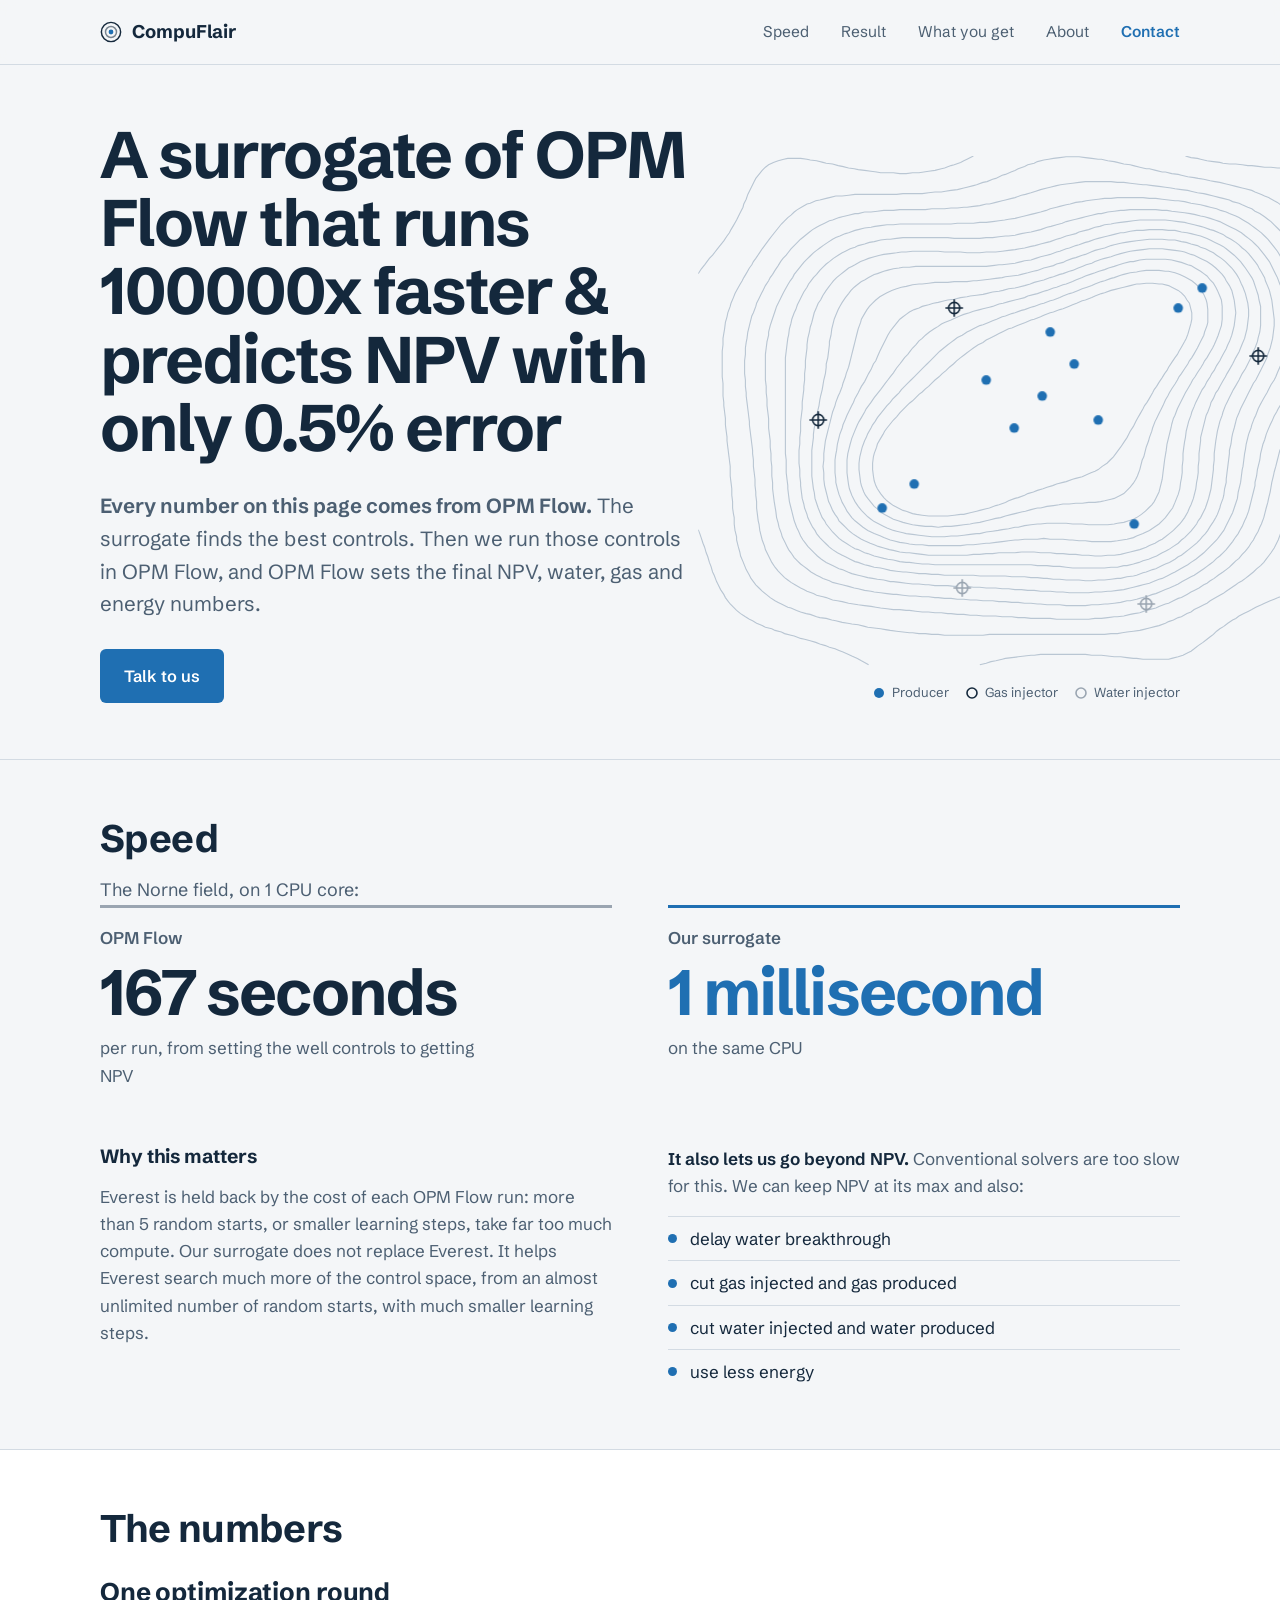
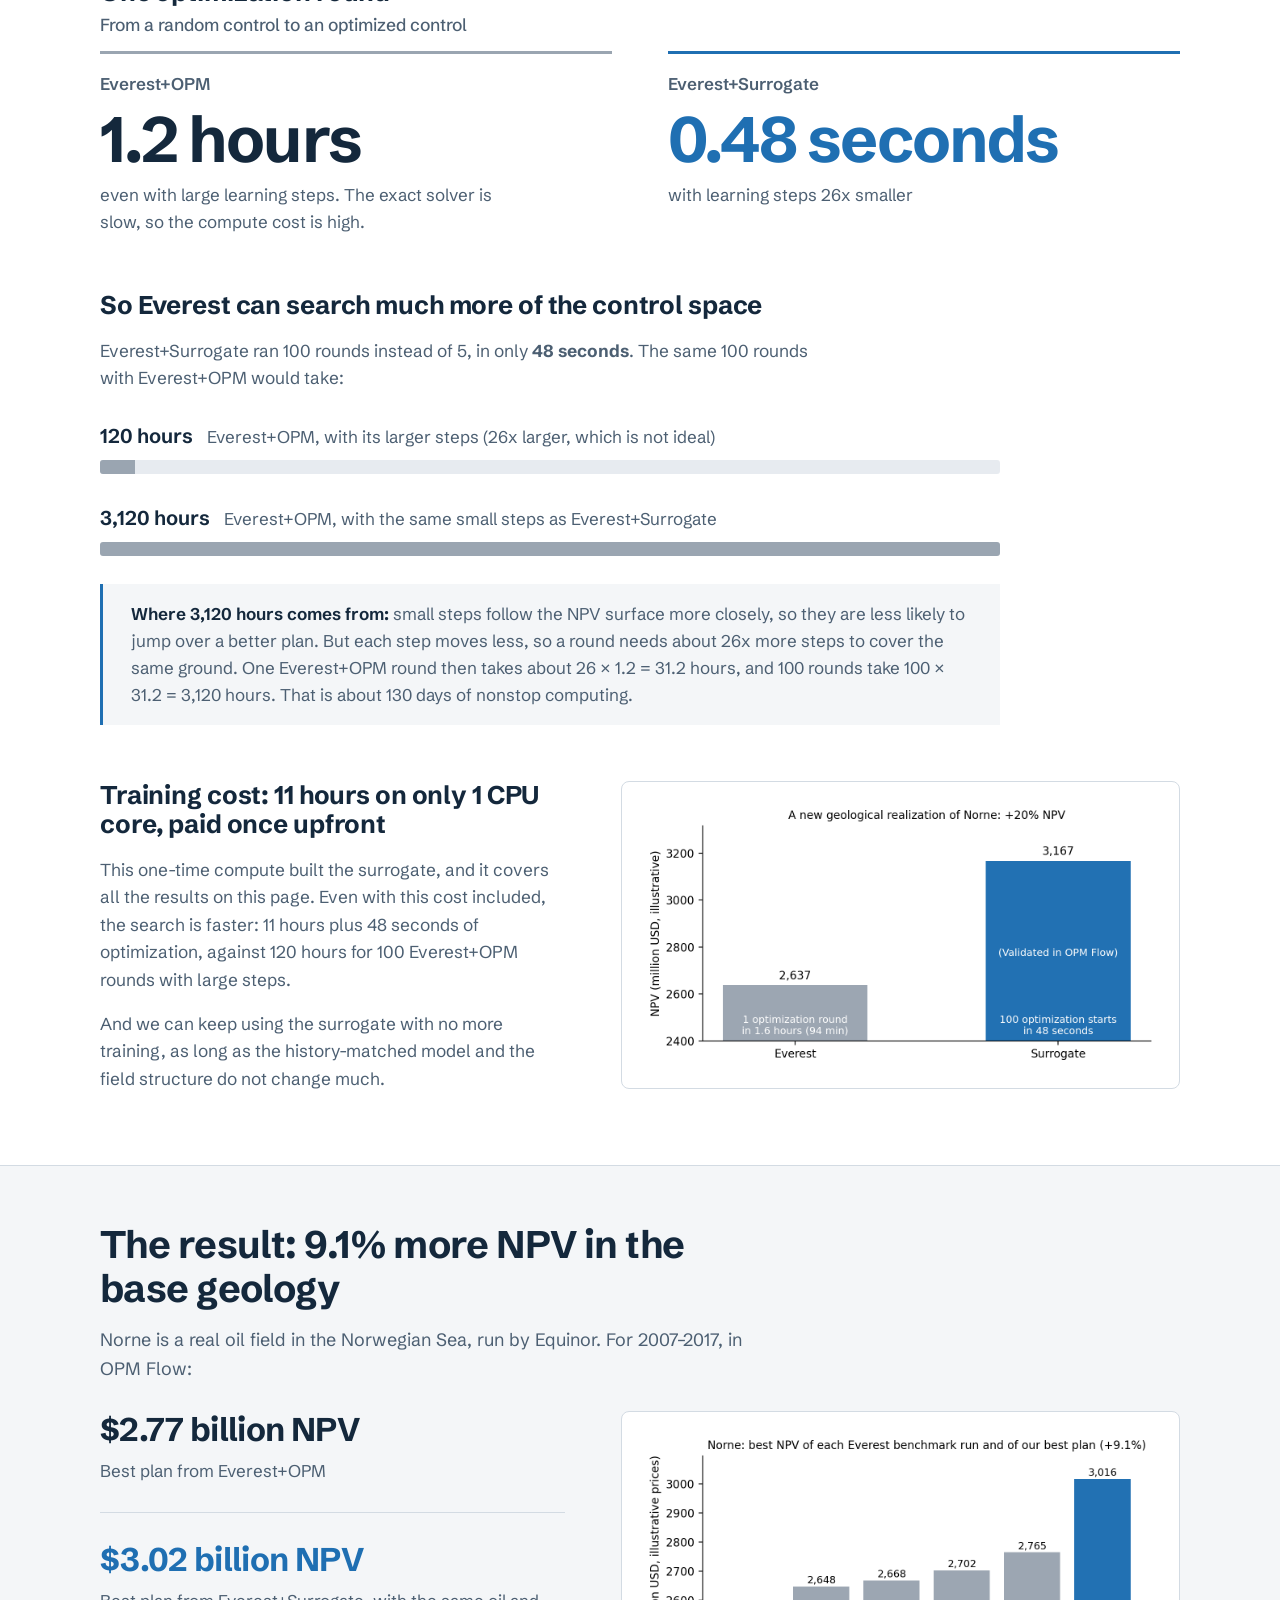
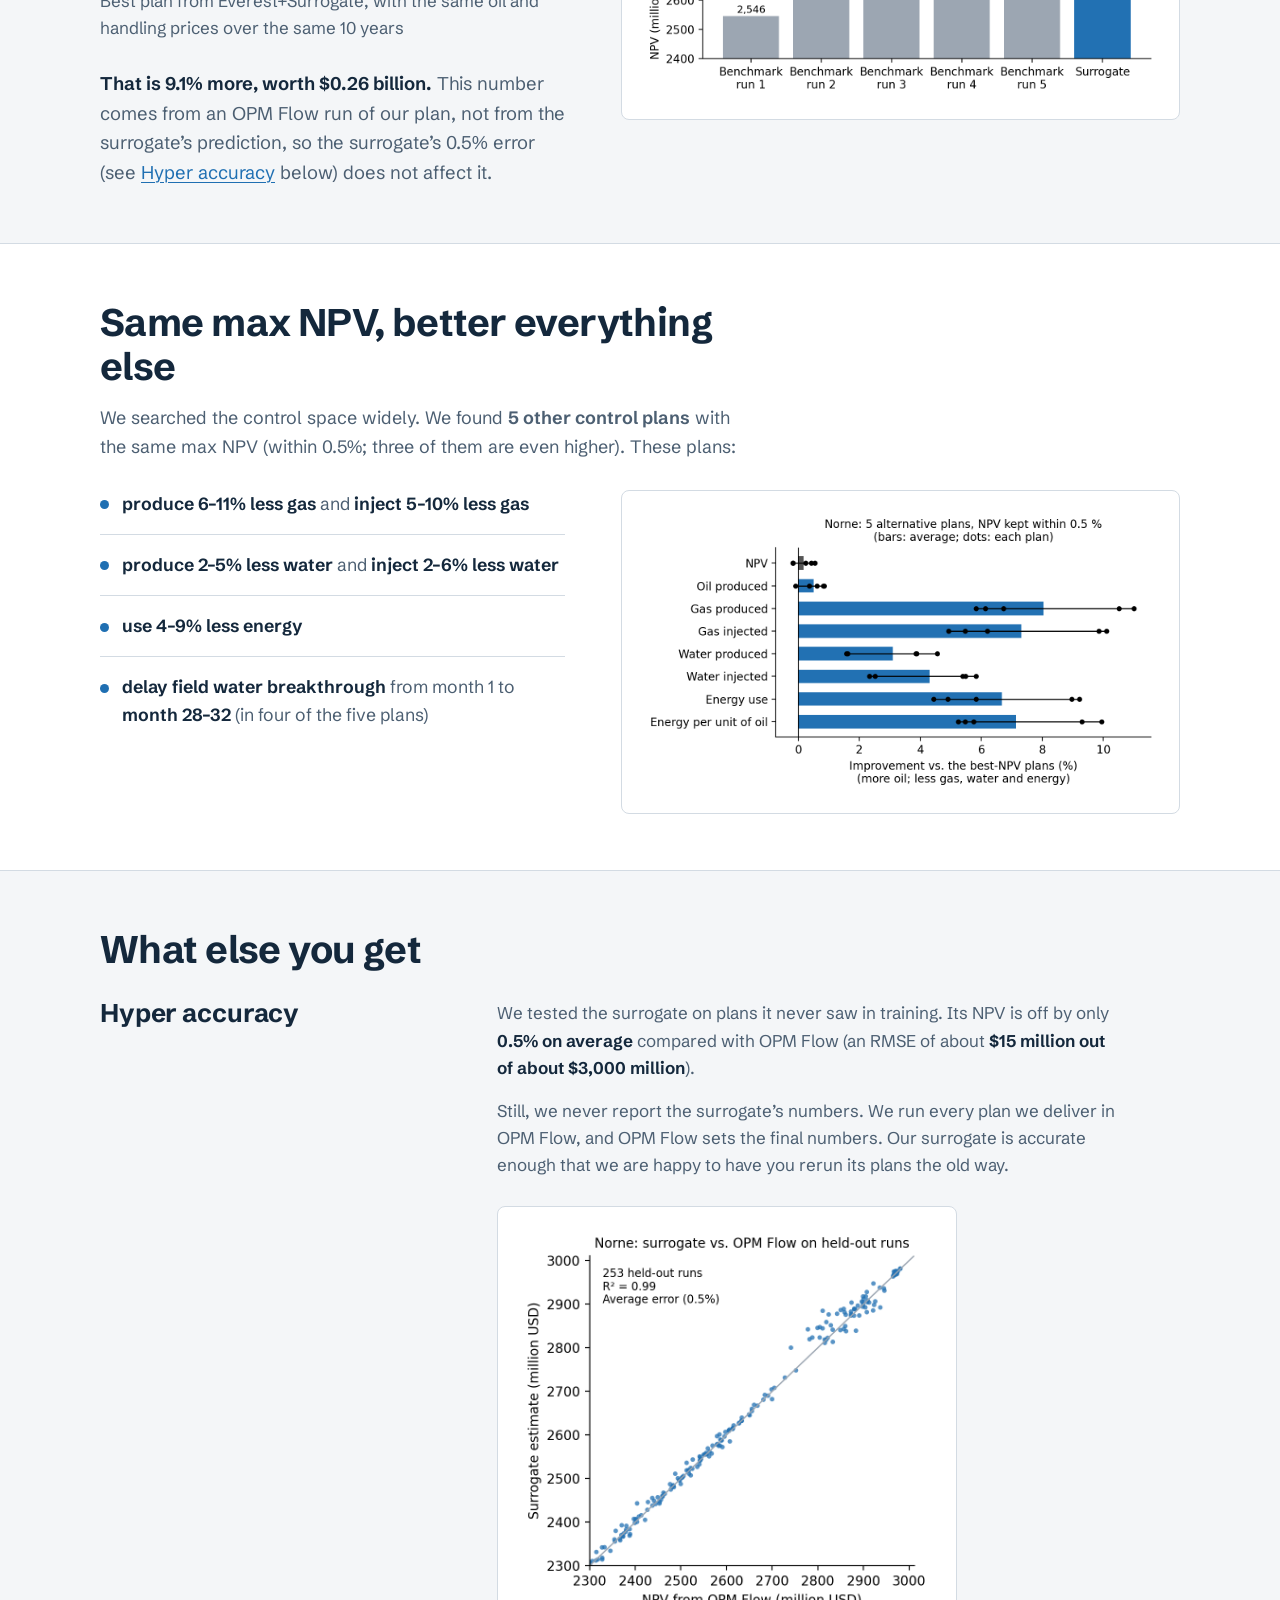
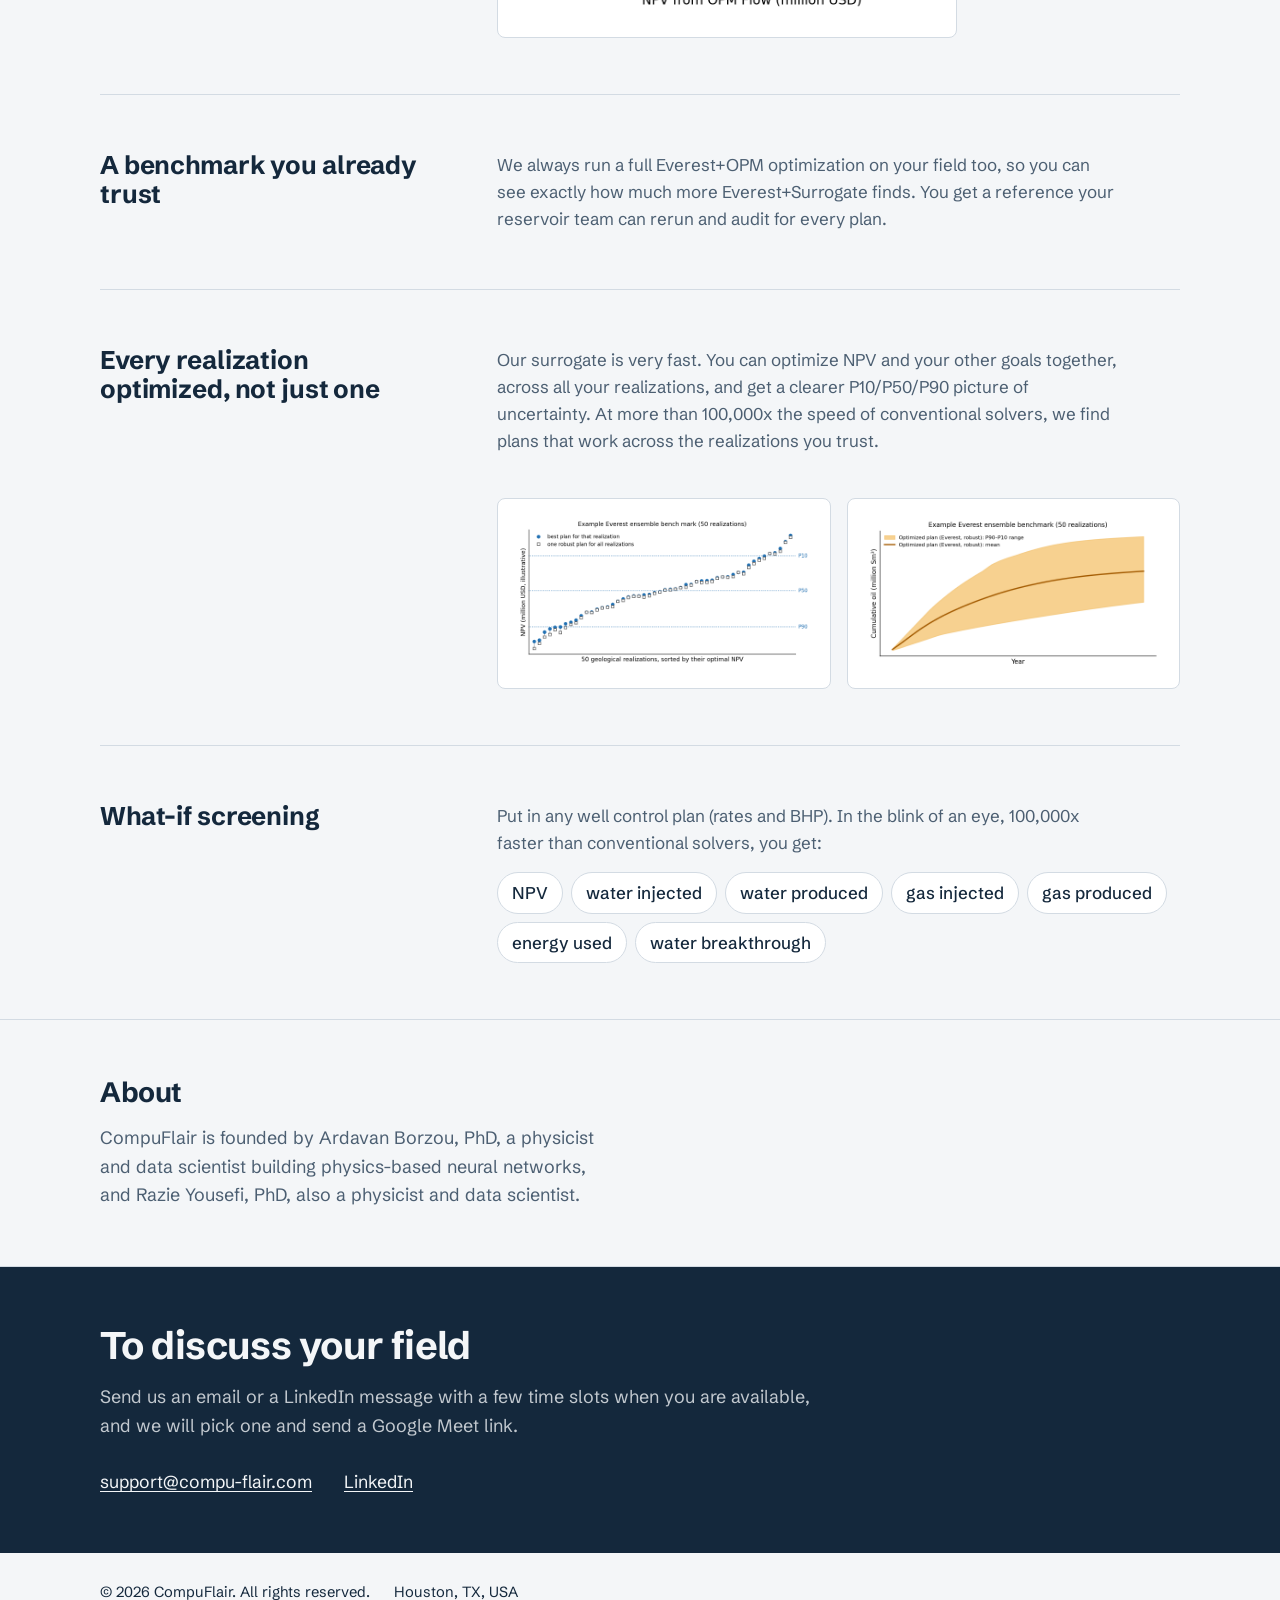
<file: index.html>
<!doctype html>
<html lang="en">
<head>
  <meta charset="utf-8">
  <meta name="viewport" content="width=device-width, initial-scale=1">
  <title>CompuFlair | An accurate surrogate, 100000x faster than OPM Flow</title>
  <meta name="description" content="A hyper-accurate surrogate, 100,000x faster than OPM Flow. Every number on this page comes from OPM Flow.">
  <meta property="og:title" content="CompuFlair | A hyper-accurate surrogate, 100,000x faster than OPM Flow">
  <meta property="og:description" content="The surrogate finds the best controls. OPM Flow sets the final NPV, water, gas and energy numbers.">
  <meta property="og:type" content="website">
  <meta property="og:image" content="assets/figures/npv_comparison.png">
  <link rel="icon" href="assets/favicon.svg" type="image/svg+xml">
  <link rel="preconnect" href="https://fonts.googleapis.com">
  <link rel="preconnect" href="https://fonts.gstatic.com" crossorigin>
  <link href="https://fonts.googleapis.com/css2?family=Schibsted+Grotesk:wght@400;500;600;700&display=swap" rel="stylesheet">
  <link rel="stylesheet" href="assets/css/style.css">
</head>
<body>
  <a class="skip" href="#main">Skip to content</a>

  <header class="site-header">
    <div class="wrap">
      <a class="brand" href="./" aria-label="CompuFlair home">
        <svg viewBox="0 0 24 24" aria-hidden="true"><circle cx="12" cy="12" r="10.5" fill="none" stroke="currentColor" stroke-width="1.6"/><circle cx="12" cy="12" r="6" fill="none" stroke="currentColor" stroke-width="1.6" opacity=".55"/><circle cx="12" cy="12" r="2.6" fill="#1f6fb2"/></svg>
        CompuFlair
      </a>
      <nav class="nav" aria-label="Main">
        <a href="#speed">Speed</a>
        <a href="#result">Result</a>
        <a href="#what-you-get">What you get</a>
        <a href="#about">About</a>
        <a class="nav-cta" href="#contact">Contact</a>
      </nav>
    </div>
  </header>

  <main id="main">
    <section class="hero">
      <div class="wrap">
        <div>
          <h1>A surrogate of OPM Flow that runs 100000x faster & predicts NPV with only 0.5% error</h1>
          <p class="lede"><strong>Every number on this page comes from OPM Flow.</strong> The surrogate finds the best controls. Then we run those controls in OPM Flow, and OPM Flow sets the final NPV, water, gas and energy numbers.</p>
          <div class="actions">
            <a class="button" href="#contact">Talk to us</a>
          </div>
        </div>
        <div class="hero-map" aria-hidden="false">
<svg class="reservoir" viewBox="0 0 800 640" role="img" aria-label="Contour map of a reservoir with 11 producers and 5 injectors">
<g class="contours" fill="none">
<path d="M0,147 L4,141 L8,136 L11,132 L14,128 L18,124 L21,120 L24,116 L28,111 L32,106 L36,100 L39,96 L41,92 L44,87 L48,80 L50,76 L52,72 L56,64 L57,60 L60,54 L62,48 L64,44 L68,36 L70,32 L72,28 L76,23 L80,18 L84,14 L88,11 L94,8 L100,6 L107,4 L112,3 L120,3 L128,3 L136,4 L140,5 L148,6 L156,8 L160,9 L168,10 L175,12 L180,13 L188,15 L195,16 L200,17 L208,18 L216,19 L223,20 L228,21 L236,21 L244,21 L252,22 L260,22 L268,21 L276,21 L282,20 L288,19 L296,18 L304,16 L308,15 L316,12 L320,11 L328,8 L332,6 L336,4 L344,0"/>
<path d="M609,0 L616,2 L624,3 L628,4 L636,6 L644,7 L652,8 L656,9 L664,10 L672,10 L680,11 L687,12 L692,12 L700,13 L708,14 L716,14 L724,15 L732,15 L737,16 L744,17 L752,18 L758,20 L764,22 L768,24 L774,28 L777,32 L780,36 L784,44 L785,48 L787,56 L788,60 L790,68 L791,76 L792,81 L794,88 L795,96"/>
<path d="M796,366 L792,371 L788,376 L786,380 L783,384 L780,391 L778,396 L776,401 L774,408 L772,416 L772,420 L771,428 L770,436 L770,444 L771,452 L771,460 L772,465 L773,472 L774,480 L776,488 L777,492 L778,500 L779,508 L778,516 L776,522 L772,528 L768,532 L764,535 L760,537 L755,540 L748,543 L744,545 L736,548 L732,549 L725,552 L720,554 L715,556 L708,559 L704,561 L697,564 L692,567 L688,569 L682,572 L676,575 L672,578 L668,580 L662,584 L657,588 L652,591 L648,594 L644,598 L640,601 L636,604 L631,608 L625,612 L620,616 L616,619 L612,621 L606,624 L600,626 L592,628 L588,629 L580,629 L572,629 L564,629 L556,629 L548,628 L544,628 L536,627 L528,626 L520,626 L512,625 L504,624 L497,624 L492,624 L484,623 L476,623 L468,623 L460,623 L452,623 L444,623 L436,623 L428,623 L420,624 L416,624 L408,625 L400,626 L392,627 L384,628 L380,629 L372,631 L366,632 L360,634 L352,636"/>
<path d="M213,636 L208,633 L204,631 L199,628 L192,625 L188,623 L181,620 L176,618 L171,616 L164,614 L159,612 L152,610 L147,608 L140,606 L133,604 L128,603 L120,600 L116,599 L108,597 L104,595 L96,593 L92,591 L84,589 L80,587 L73,584 L68,581 L64,579 L59,576 L53,572 L48,568 L44,564 L40,560 L37,556 L34,552 L32,548 L28,542 L25,536 L23,532 L20,524 L18,520 L16,513 L14,508 L12,501 L10,496 L8,489 L6,484 L4,478 L2,472 L0,467"/>
<path d="M796,311 L792,316 L789,320 L786,324 L782,328 L779,332 L776,336 L772,341 L768,346 L764,352 L761,356 L759,360 L756,366 L753,372 L751,376 L748,384 L747,388 L744,396 L743,400 L742,408 L740,415 L739,420 L738,428 L736,436 L736,440 L734,448 L732,456 L731,460 L729,468 L728,472 L725,480 L723,484 L720,490 L716,496 L713,500 L710,504 L707,508 L703,512 L698,516 L694,520 L689,524 L684,528 L680,531 L676,533 L672,536 L666,540 L660,544 L656,547 L652,549 L647,552 L640,556 L636,559 L632,561 L626,564 L620,567 L616,570 L611,572 L604,576 L600,577 L594,580 L588,582 L584,584 L576,587 L572,588 L564,590 L556,592 L552,593 L544,594 L536,595 L530,596 L524,597 L516,597 L508,598 L500,598 L492,598 L484,598 L476,598 L468,598 L460,598 L452,598 L444,598 L436,598 L428,598 L420,598 L412,598 L404,598 L396,598 L388,598 L380,598 L372,598 L364,598 L356,599 L348,599 L340,599 L332,599 L324,599 L316,599 L308,599 L300,598 L292,598 L284,597 L276,597 L268,596 L264,596 L256,595 L248,594 L240,593 L234,592 L228,591 L220,590 L212,589 L208,588 L200,586 L192,585 L187,584 L180,583 L172,581 L167,580 L160,578 L152,577 L148,576 L140,573 L135,572 L128,570 L123,568 L116,565 L112,564 L104,560 L100,558 L96,556 L90,552 L85,548 L80,544 L76,540 L72,536 L69,532 L66,528 L64,524 L60,517 L58,512 L56,507 L53,500 L52,495 L50,488 L48,480 L48,476 L46,468 L45,460 L45,452 L44,447 L43,440 L43,432 L42,424 L42,416 L41,408 L40,400 L40,394 L40,388 L39,380 L38,372 L37,364 L36,356 L36,351 L35,344 L34,336 L34,328 L33,320 L32,312 L32,308 L31,300 L31,292 L31,284 L30,276 L30,268 L30,260 L30,252 L30,244 L31,236 L31,228 L32,222 L33,216 L34,208 L36,201 L37,196 L40,188 L41,184 L44,177 L46,172 L48,168 L52,161 L55,156 L57,152 L60,147 L64,140 L67,136 L69,132 L72,128 L76,122 L80,116 L83,112 L86,108 L89,104 L92,100 L96,95 L100,90 L104,85 L108,81 L112,77 L116,74 L120,70 L124,67 L129,64 L136,60 L140,59 L147,56 L152,55 L160,53 L164,52 L172,50 L180,50 L188,49 L196,48 L204,48 L211,48 L216,48 L224,48 L232,48 L240,48 L248,48 L256,47 L264,47 L272,47 L280,47 L288,46 L296,45 L304,45 L309,44 L316,43 L324,42 L332,40 L336,39 L344,37 L348,36 L356,33 L361,32 L368,29 L372,28 L380,24 L384,23 L391,20 L396,18 L400,16 L408,13 L412,11 L420,9 L424,7 L432,5 L438,4 L444,3 L452,2 L460,1 L468,1 L476,1 L484,2 L492,3 L500,4 L504,4 L512,6 L520,7 L524,8 L532,10 L540,11 L544,12 L552,14 L560,16 L564,16 L572,18 L580,20 L584,20 L592,22 L600,23 L604,24 L612,26 L620,27 L625,28 L632,29 L640,31 L646,32 L652,33 L660,35 L664,36 L672,38 L680,40 L684,41 L692,43 L696,45 L704,48 L708,50 L713,52 L720,56 L724,58 L728,61 L732,64 L737,68 L741,72 L744,76 L748,81 L752,87 L755,92 L758,96 L760,100 L764,108 L766,112 L768,116 L771,124 L773,128 L776,134 L778,140 L780,144 L784,152 L785,156 L788,162 L791,168 L793,172 L796,180"/>
<path d="M520,576 L512,577 L504,578 L496,578 L488,579 L480,579 L472,579 L464,579 L456,579 L448,579 L440,578 L432,578 L424,578 L416,578 L408,577 L400,577 L392,576 L384,576 L380,576 L372,575 L364,575 L356,575 L348,574 L340,574 L332,573 L324,573 L316,572 L312,572 L304,571 L296,571 L288,570 L280,570 L272,569 L264,568 L260,568 L252,567 L244,567 L236,566 L228,565 L222,564 L216,563 L208,562 L200,561 L194,560 L188,559 L180,557 L174,556 L168,555 L160,552 L156,551 L148,549 L144,547 L136,544 L132,542 L128,540 L121,536 L116,533 L112,530 L108,527 L104,523 L100,519 L96,514 L92,508 L90,504 L88,500 L84,492 L83,488 L80,480 L79,476 L77,468 L76,460 L75,456 L74,448 L73,440 L73,432 L72,424 L72,420 L71,412 L71,404 L70,396 L69,388 L69,380 L68,372 L68,368 L67,360 L66,352 L65,344 L64,336 L64,332 L63,324 L62,316 L61,308 L60,300 L60,296 L59,288 L59,280 L58,272 L58,264 L58,256 L59,248 L59,240 L60,233 L61,228 L62,220 L64,212 L65,208 L67,200 L69,196 L72,188 L73,184 L76,178 L79,172 L81,168 L84,162 L88,156 L90,152 L93,148 L96,143 L100,137 L103,132 L106,128 L110,124 L113,120 L116,116 L120,112 L124,108 L128,104 L133,100 L138,96 L143,92 L148,89 L152,87 L158,84 L164,81 L168,80 L176,77 L180,76 L188,74 L196,72 L200,72 L208,70 L216,70 L224,69 L232,68 L239,68 L244,68 L252,67 L260,67 L268,67 L276,67 L284,67 L292,66 L300,66 L308,66 L316,65 L324,65 L332,64 L336,64 L344,63 L352,62 L360,60 L364,60 L372,58 L380,56 L384,55 L392,53 L396,52 L404,49 L409,48 L416,46 L422,44 L428,42 L436,40 L440,39 L448,37 L453,36 L460,35 L468,34 L476,33 L484,32 L490,32 L496,32 L504,32 L508,32 L516,32 L524,33 L532,33 L540,34 L548,35 L556,36 L560,36 L568,37 L576,38 L584,39 L591,40 L596,41 L604,42 L612,43 L616,44 L624,46 L632,47 L636,48 L644,50 L652,52 L656,53 L664,55 L668,57 L676,59 L680,61 L687,64 L692,66 L696,69 L702,72 L708,76 L712,79 L716,82 L720,86 L724,90 L728,94 L732,99 L735,104 L738,108 L741,112 L744,118 L748,124 L750,128 L752,133 L755,140 L757,144 L760,151 L762,156 L764,161 L767,168 L768,172 L771,180 L772,184 L775,192 L776,196 L779,204 L780,209 L782,216 L783,224 L784,231 L784,236 L785,244 L784,252 L784,256 L782,264 L780,271 L778,276 L776,281 L772,288 L770,292 L768,296 L764,302 L760,308 L757,312 L755,316 L752,320 L748,326 L744,332 L742,336 L740,340 L736,347 L734,352 L732,356 L729,364 L727,368 L725,376 L724,380 L722,388 L720,395 L719,400 L717,408 L716,414 L715,420 L713,428 L712,433 L710,440 L708,448 L707,452 L704,460 L702,464 L700,469 L696,476 L694,480 L691,484 L688,489 L684,494 L680,498 L676,503 L672,506 L668,510 L664,514 L660,517 L656,520 L650,524 L645,528 L640,531 L636,534 L632,536 L626,540 L620,543 L616,545 L611,548 L604,552 L600,553 L594,556 L588,559 L584,560 L576,563 L572,565 L564,567 L560,568 L552,571 L545,572 L540,573 L532,575 L524,576 L520,576 Z"/>
<path d="M508,560 L500,561 L492,561 L484,562 L476,562 L468,562 L460,562 L452,561 L444,561 L436,561 L428,560 L424,560 L416,559 L408,559 L400,558 L392,558 L384,557 L376,557 L368,556 L363,556 L356,556 L348,555 L340,555 L332,554 L324,554 L316,553 L308,553 L300,552 L296,552 L288,551 L280,551 L272,550 L264,550 L256,549 L248,548 L244,548 L236,547 L228,546 L220,545 L216,544 L208,543 L200,541 L195,540 L188,538 L180,536 L176,535 L168,533 L164,531 L156,528 L152,526 L148,524 L141,520 L136,516 L132,513 L128,510 L124,506 L120,502 L116,496 L113,492 L111,488 L108,482 L105,476 L104,472 L101,464 L100,459 L98,452 L97,444 L96,438 L95,432 L94,424 L93,416 L93,408 L92,400 L92,395 L92,388 L91,380 L91,372 L90,364 L90,356 L89,348 L88,340 L88,333 L88,328 L87,320 L86,312 L86,304 L85,296 L85,288 L84,280 L84,273 L84,268 L84,260 L84,256 L84,248 L85,240 L86,232 L88,224 L88,220 L90,212 L92,206 L94,200 L96,194 L98,188 L100,184 L104,176 L106,172 L108,168 L112,161 L115,156 L118,152 L120,148 L124,143 L128,138 L132,133 L136,129 L140,125 L144,121 L148,118 L152,115 L156,112 L162,108 L168,104 L172,102 L177,100 L184,97 L188,96 L196,93 L200,92 L208,90 L216,89 L221,88 L228,87 L236,86 L244,86 L252,85 L260,85 L268,85 L276,85 L284,85 L292,85 L300,85 L308,85 L316,85 L324,84 L332,84 L340,84 L344,84 L352,83 L360,83 L368,82 L376,81 L383,80 L388,79 L396,78 L404,76 L408,75 L416,73 L420,72 L428,70 L435,68 L440,66 L448,64 L452,63 L460,61 L465,60 L472,58 L480,57 L485,56 L492,55 L500,54 L508,53 L516,53 L524,52 L528,52 L536,52 L544,52 L548,52 L556,52 L564,53 L572,53 L580,54 L588,55 L596,56 L600,56 L608,57 L616,59 L622,60 L628,61 L636,63 L640,64 L648,66 L653,68 L660,70 L664,72 L672,75 L676,77 L681,80 L688,84 L692,87 L696,90 L700,93 L704,96 L708,100 L712,104 L716,109 L720,114 L724,119 L727,124 L729,128 L732,133 L736,140 L738,144 L740,149 L743,156 L744,160 L747,168 L748,172 L751,180 L752,184 L754,192 L756,200 L756,204 L758,212 L758,220 L759,228 L758,236 L757,244 L756,252 L755,256 L752,264 L751,268 L748,275 L746,280 L743,284 L740,290 L737,296 L734,300 L732,304 L728,311 L725,316 L723,320 L720,325 L717,332 L715,336 L712,343 L710,348 L708,355 L706,360 L704,368 L703,372 L702,380 L700,388 L699,392 L698,400 L696,408 L696,412 L694,420 L692,428 L691,432 L689,440 L688,444 L685,452 L683,456 L680,463 L677,468 L675,472 L672,476 L668,482 L664,487 L660,492 L656,496 L652,500 L648,503 L644,507 L640,510 L636,513 L632,516 L626,520 L620,524 L616,526 L612,528 L605,532 L600,535 L596,537 L589,540 L584,542 L579,544 L572,547 L568,548 L560,551 L555,552 L548,554 L540,556 L536,556 L528,558 L520,559 L512,560 L508,560 Z"/>
<path d="M512,544 L504,545 L496,545 L488,546 L480,546 L472,546 L464,546 L456,545 L448,545 L440,544 L433,544 L428,544 L420,543 L412,543 L404,542 L396,542 L388,541 L380,541 L372,540 L368,540 L360,540 L352,539 L344,539 L336,538 L328,538 L320,538 L312,537 L304,537 L296,537 L288,536 L284,536 L276,535 L268,535 L260,534 L252,533 L244,532 L240,532 L232,530 L224,529 L218,528 L212,527 L204,525 L200,524 L192,522 L187,520 L180,517 L176,516 L168,512 L164,510 L160,508 L154,504 L149,500 L145,496 L141,492 L137,488 L134,484 L131,480 L128,475 L125,468 L123,464 L120,456 L119,452 L117,444 L116,440 L114,432 L113,424 L112,416 L112,412 L111,404 L110,396 L110,388 L110,380 L109,372 L109,364 L109,356 L109,348 L109,340 L109,332 L109,324 L109,316 L109,308 L109,300 L109,292 L109,284 L109,276 L109,268 L109,260 L109,252 L110,244 L111,236 L112,228 L113,224 L114,216 L116,209 L117,204 L120,196 L122,192 L124,186 L127,180 L129,176 L132,170 L136,164 L138,160 L141,156 L144,152 L148,148 L152,143 L156,139 L160,135 L164,132 L169,128 L175,124 L180,121 L184,119 L190,116 L196,114 L200,112 L208,110 L214,108 L220,107 L228,105 L236,104 L240,104 L248,103 L256,102 L264,102 L272,102 L280,102 L288,102 L296,102 L304,102 L312,102 L320,103 L328,103 L336,103 L344,103 L352,103 L360,102 L368,102 L376,101 L384,100 L388,100 L396,99 L404,97 L410,96 L416,95 L424,93 L428,92 L436,89 L441,88 L448,86 L455,84 L460,82 L468,80 L472,79 L480,77 L484,76 L492,74 L500,72 L504,72 L512,70 L520,69 L528,68 L532,68 L540,67 L548,67 L556,67 L564,67 L572,67 L580,68 L586,68 L592,69 L600,70 L608,71 L615,72 L620,73 L628,75 L633,76 L640,78 L646,80 L652,82 L656,84 L664,88 L668,90 L672,92 L679,96 L684,100 L688,103 L692,106 L696,110 L700,114 L704,119 L708,124 L711,128 L714,132 L716,136 L720,144 L722,148 L724,152 L727,160 L729,164 L731,172 L732,176 L734,184 L736,192 L736,196 L737,204 L738,212 L738,220 L737,228 L736,236 L735,240 L733,248 L732,252 L729,260 L727,264 L724,271 L722,276 L720,280 L716,286 L713,292 L711,296 L708,301 L704,308 L702,312 L700,316 L697,324 L695,328 L692,336 L691,340 L688,348 L687,352 L685,360 L684,367 L683,372 L682,380 L681,388 L680,392 L679,400 L678,408 L676,416 L675,420 L674,428 L672,434 L670,440 L668,446 L665,452 L663,456 L660,462 L657,468 L654,472 L651,476 L648,480 L644,484 L640,488 L636,492 L632,496 L627,500 L622,504 L616,508 L612,511 L608,513 L603,516 L596,520 L592,522 L588,524 L580,528 L576,529 L569,532 L564,534 L556,536 L552,537 L544,539 L540,540 L532,542 L524,543 L516,544 L512,544 Z"/>
<path d="M524,528 L516,529 L508,530 L500,530 L492,531 L484,531 L476,530 L468,530 L460,530 L452,529 L444,529 L436,528 L432,528 L424,527 L416,527 L408,526 L400,526 L392,526 L384,525 L376,525 L368,525 L360,525 L352,525 L344,524 L336,524 L328,524 L324,524 L316,524 L308,524 L300,523 L292,523 L284,522 L276,522 L268,521 L260,520 L256,520 L248,519 L240,518 L232,516 L228,515 L220,514 L213,512 L208,511 L200,508 L196,507 L190,504 L184,501 L180,499 L174,496 L168,492 L164,489 L160,485 L156,481 L152,477 L148,472 L146,468 L143,464 L140,458 L137,452 L136,448 L133,440 L132,435 L130,428 L129,420 L128,412 L128,408 L127,400 L127,392 L126,384 L126,376 L126,368 L127,360 L127,352 L128,344 L128,337 L128,332 L129,324 L130,316 L130,308 L131,300 L132,292 L132,288 L133,280 L133,272 L134,264 L134,256 L135,248 L136,240 L136,236 L137,228 L139,220 L140,214 L142,208 L144,200 L145,196 L148,189 L150,184 L153,180 L156,174 L160,168 L163,164 L166,160 L169,156 L173,152 L178,148 L183,144 L188,140 L192,138 L196,136 L203,132 L208,130 L213,128 L220,126 L227,124 L232,123 L240,122 L248,121 L254,120 L260,120 L268,119 L276,119 L284,119 L292,119 L300,119 L308,120 L315,120 L320,120 L328,120 L336,121 L344,121 L352,121 L360,120 L368,120 L372,120 L380,119 L388,118 L396,117 L402,116 L408,115 L416,113 L421,112 L428,110 L436,108 L440,107 L448,104 L452,103 L460,100 L464,99 L472,97 L476,95 L484,93 L488,92 L496,89 L502,88 L508,86 L516,85 L520,84 L528,83 L536,82 L544,81 L552,80 L556,80 L564,80 L572,80 L577,80 L584,80 L592,81 L600,82 L608,83 L612,84 L620,86 L628,88 L632,89 L640,92 L644,93 L651,96 L656,98 L660,101 L666,104 L672,108 L676,111 L680,115 L684,118 L688,122 L692,127 L696,132 L699,136 L701,140 L704,145 L708,152 L709,156 L712,163 L714,168 L716,176 L717,180 L718,188 L719,196 L720,204 L720,212 L719,220 L718,228 L716,236 L715,240 L712,248 L711,252 L708,258 L705,264 L703,268 L700,274 L697,280 L694,284 L692,288 L688,296 L686,300 L684,304 L680,312 L678,316 L676,321 L673,328 L672,332 L670,340 L668,347 L667,352 L666,360 L664,368 L664,372 L663,380 L662,388 L661,396 L660,404 L660,408 L658,416 L657,424 L656,428 L653,436 L652,440 L649,448 L647,452 L644,457 L640,463 L637,468 L634,472 L630,476 L627,480 L623,484 L618,488 L613,492 L608,496 L604,499 L600,501 L596,504 L589,508 L584,510 L580,512 L572,516 L568,517 L560,520 L556,521 L548,524 L544,525 L536,526 L528,528 L524,528 Z"/>
<path d="M532,512 L524,514 L516,514 L508,515 L500,515 L492,515 L484,515 L476,515 L468,515 L460,514 L452,513 L444,513 L436,512 L432,512 L424,512 L416,511 L408,511 L400,511 L392,511 L384,511 L376,511 L368,511 L360,511 L352,511 L344,511 L336,511 L328,511 L320,511 L312,511 L304,511 L296,511 L288,510 L280,510 L272,509 L264,508 L260,508 L252,507 L244,505 L237,504 L232,503 L224,501 L220,500 L212,497 L208,496 L200,492 L196,491 L191,488 L185,484 L180,481 L176,478 L172,474 L168,470 L164,465 L160,460 L158,456 L155,452 L152,445 L150,440 L148,434 L146,428 L145,420 L144,416 L143,408 L142,400 L142,392 L142,384 L142,376 L142,368 L143,360 L144,352 L144,348 L145,340 L147,332 L148,325 L149,320 L151,312 L152,305 L153,300 L155,292 L156,286 L157,280 L159,272 L160,264 L160,260 L162,252 L163,244 L164,236 L164,232 L166,224 L167,216 L168,212 L170,204 L172,199 L175,192 L177,188 L180,183 L184,177 L188,172 L191,168 L195,164 L200,160 L204,157 L208,155 L213,152 L220,148 L224,147 L232,144 L236,143 L244,141 L251,140 L256,139 L264,139 L272,138 L280,138 L288,138 L296,138 L304,138 L312,138 L320,138 L328,138 L336,138 L344,138 L352,138 L360,138 L368,137 L376,136 L380,136 L388,135 L396,134 L404,132 L408,131 L416,130 L422,128 L428,126 L436,124 L440,123 L448,120 L452,119 L460,116 L464,115 L472,112 L476,111 L484,108 L488,107 L496,104 L500,103 L508,101 L512,100 L520,98 L528,96 L532,96 L540,94 L548,93 L556,93 L564,92 L572,92 L580,92 L588,93 L596,93 L604,95 L611,96 L616,97 L624,99 L628,100 L636,103 L640,105 L646,108 L652,111 L656,113 L660,116 L665,120 L670,124 L674,128 L678,132 L681,136 L684,140 L688,146 L692,152 L694,156 L696,162 L698,168 L700,174 L701,180 L703,188 L703,196 L703,204 L703,212 L702,220 L700,227 L699,232 L696,240 L694,244 L692,250 L689,256 L687,260 L684,266 L680,272 L678,276 L676,280 L672,287 L669,292 L667,296 L664,302 L661,308 L659,312 L656,320 L655,324 L652,332 L651,336 L649,344 L648,350 L647,356 L646,364 L645,372 L645,380 L644,388 L644,392 L643,400 L642,408 L641,416 L640,420 L638,428 L636,434 L634,440 L632,444 L628,452 L625,456 L623,460 L620,464 L616,469 L612,473 L608,477 L604,480 L600,484 L594,488 L588,492 L584,494 L580,496 L573,500 L568,502 L563,504 L556,506 L551,508 L544,510 L536,512 L532,512 Z"/>
<path d="M536,496 L528,498 L520,499 L512,499 L504,500 L496,500 L488,499 L480,499 L472,498 L464,498 L456,497 L448,497 L440,496 L436,496 L428,496 L420,495 L412,495 L404,495 L396,496 L388,496 L384,496 L376,496 L368,497 L360,497 L352,498 L344,498 L336,499 L328,499 L320,499 L312,499 L304,499 L296,499 L288,499 L280,498 L272,497 L264,496 L260,496 L252,495 L244,493 L239,492 L232,490 L225,488 L220,486 L215,484 L208,481 L204,479 L199,476 L193,472 L188,468 L184,464 L180,460 L176,456 L174,452 L171,448 L168,443 L165,436 L163,432 L161,424 L160,420 L158,412 L157,404 L157,396 L156,388 L157,380 L157,372 L158,364 L159,356 L160,352 L162,344 L164,336 L165,332 L167,324 L168,320 L171,312 L172,308 L175,300 L177,296 L180,288 L181,284 L184,276 L185,272 L188,264 L189,260 L191,252 L192,248 L194,240 L196,232 L197,228 L199,220 L200,216 L203,208 L204,204 L208,197 L211,192 L214,188 L218,184 L222,180 L227,176 L232,173 L236,171 L242,168 L248,166 L254,164 L260,163 L268,161 L276,160 L280,160 L288,159 L296,158 L304,158 L312,158 L320,157 L328,157 L336,157 L344,156 L348,156 L356,155 L364,154 L372,153 L380,152 L384,151 L392,150 L400,149 L404,148 L412,146 L419,144 L424,143 L432,140 L436,139 L444,137 L448,135 L456,133 L460,131 L468,128 L472,127 L480,124 L484,123 L491,120 L496,118 L504,116 L508,115 L516,112 L520,111 L528,109 L534,108 L540,107 L548,106 L556,105 L564,104 L571,104 L576,104 L580,104 L588,105 L596,105 L604,107 L610,108 L616,110 L624,112 L628,114 L634,116 L640,119 L644,121 L648,124 L654,128 L659,132 L663,136 L667,140 L670,144 L673,148 L676,153 L679,160 L681,164 L684,172 L685,176 L687,184 L688,192 L688,200 L687,208 L686,216 L684,224 L683,228 L680,235 L678,240 L676,245 L672,252 L670,256 L668,260 L664,267 L661,272 L659,276 L656,281 L652,288 L650,292 L647,296 L644,303 L641,308 L640,312 L637,320 L635,324 L633,332 L632,336 L630,344 L628,352 L628,356 L627,364 L626,372 L626,380 L625,388 L625,396 L624,403 L623,408 L622,416 L620,424 L619,428 L616,436 L614,440 L612,445 L608,452 L605,456 L602,460 L598,464 L594,468 L589,472 L584,476 L580,479 L576,481 L571,484 L564,487 L560,489 L552,492 L548,493 L540,495 L536,496 Z"/>
<path d="M360,484 L352,485 L344,486 L336,486 L328,487 L320,487 L312,487 L304,487 L296,487 L288,487 L280,486 L272,486 L264,485 L260,484 L252,483 L244,481 L240,480 L232,477 L228,475 L220,472 L216,470 L212,468 L206,464 L201,460 L196,456 L192,452 L189,448 L186,444 L184,440 L180,433 L178,428 L176,423 L174,416 L172,408 L172,404 L171,396 L171,388 L171,380 L172,373 L173,368 L174,360 L176,352 L177,348 L180,340 L181,336 L184,329 L186,324 L188,320 L192,312 L194,308 L196,303 L200,296 L202,292 L204,288 L208,282 L211,276 L213,272 L216,267 L219,260 L222,256 L224,251 L227,244 L229,240 L232,234 L235,228 L237,224 L240,219 L244,214 L248,209 L252,204 L256,201 L260,198 L264,195 L270,192 L276,190 L280,188 L288,186 L294,184 L300,183 L308,181 L312,180 L320,179 L328,177 L336,176 L340,175 L348,174 L356,173 L360,172 L368,170 L376,169 L381,168 L388,166 L396,165 L400,164 L408,162 L415,160 L420,158 L428,156 L432,155 L440,152 L444,151 L452,148 L456,147 L464,144 L468,143 L475,140 L480,138 L485,136 L492,134 L496,132 L504,129 L508,128 L516,126 L521,124 L528,122 L536,120 L540,119 L548,118 L556,117 L564,116 L572,116 L580,116 L588,117 L596,118 L604,119 L608,120 L616,123 L620,124 L628,128 L632,130 L636,132 L642,136 L647,140 L651,144 L655,148 L658,152 L660,156 L664,162 L667,168 L668,172 L670,180 L671,188 L672,196 L671,204 L670,212 L668,220 L667,224 L664,232 L662,236 L660,241 L656,248 L654,252 L652,256 L648,262 L645,268 L642,272 L640,276 L636,282 L633,288 L630,292 L628,296 L624,304 L622,308 L620,313 L617,320 L616,324 L613,332 L612,336 L610,344 L609,352 L608,357 L607,364 L606,372 L606,380 L605,388 L605,396 L604,403 L603,408 L602,416 L600,423 L598,428 L596,433 L593,440 L590,444 L587,448 L584,452 L580,456 L576,460 L570,464 L564,468 L560,470 L556,472 L548,475 L544,477 L536,479 L530,480 L524,481 L516,482 L508,482 L500,482 L492,482 L484,481 L476,481 L468,480 L464,480 L456,479 L448,479 L440,479 L432,478 L424,479 L416,479 L408,479 L400,480 L396,480 L388,481 L380,482 L372,483 L364,484 L360,484 Z"/>
<path d="M348,472 L340,473 L332,474 L324,475 L316,475 L308,476 L300,476 L292,476 L284,475 L276,474 L268,473 L260,472 L256,471 L248,469 L244,468 L236,465 L232,463 L226,460 L220,457 L216,454 L212,451 L208,447 L204,443 L200,438 L196,432 L194,428 L192,424 L189,416 L188,411 L187,404 L186,396 L186,388 L186,380 L187,372 L188,368 L190,360 L192,353 L194,348 L196,343 L199,336 L201,332 L204,327 L208,320 L210,316 L213,312 L216,308 L220,302 L224,297 L228,292 L231,288 L234,284 L237,280 L240,276 L244,271 L248,265 L252,260 L255,256 L258,252 L262,248 L265,244 L268,240 L272,236 L276,231 L280,228 L284,224 L289,220 L295,216 L300,213 L304,210 L308,208 L316,205 L320,203 L327,200 L332,198 L339,196 L344,194 L352,192 L356,191 L364,189 L368,188 L376,185 L381,184 L388,182 L396,180 L400,179 L408,177 L412,175 L420,173 L424,172 L432,169 L436,168 L444,165 L448,164 L456,161 L460,160 L468,157 L472,155 L480,152 L484,150 L490,148 L496,146 L501,144 L508,142 L513,140 L520,138 L526,136 L532,134 L540,132 L544,132 L552,130 L560,129 L568,129 L576,129 L584,129 L592,130 L600,132 L604,133 L612,136 L616,137 L621,140 L628,144 L632,147 L636,150 L640,155 L644,159 L647,164 L649,168 L652,175 L654,180 L655,188 L655,196 L655,204 L654,212 L652,218 L650,224 L648,229 L645,236 L643,240 L640,245 L636,252 L633,256 L631,260 L628,265 L624,271 L621,276 L618,280 L616,284 L612,291 L609,296 L607,300 L604,306 L601,312 L599,316 L596,324 L594,328 L592,335 L591,340 L589,348 L588,352 L586,360 L585,368 L584,374 L583,380 L582,388 L581,396 L580,404 L579,408 L577,416 L576,420 L572,428 L570,432 L567,436 L563,440 L559,444 L554,448 L548,452 L544,454 L538,456 L532,458 L524,459 L520,460 L512,461 L504,461 L496,461 L488,461 L480,460 L476,460 L468,460 L460,459 L452,459 L444,459 L436,459 L428,460 L424,460 L416,461 L408,462 L400,464 L396,464 L388,466 L380,467 L375,468 L368,469 L360,470 L352,472 L348,472 Z"/>
<path d="M340,460 L332,461 L324,462 L316,463 L308,463 L300,464 L292,463 L284,463 L276,462 L268,461 L264,460 L256,458 L250,456 L244,454 L240,452 L233,448 L228,445 L224,441 L220,438 L216,433 L212,428 L209,424 L207,420 L204,412 L203,408 L202,400 L201,392 L201,384 L202,376 L204,368 L205,364 L208,356 L210,352 L212,347 L216,340 L218,336 L221,332 L224,327 L228,322 L232,317 L236,312 L240,308 L243,304 L247,300 L251,296 L254,292 L258,288 L262,284 L266,280 L270,276 L274,272 L278,268 L282,264 L286,260 L290,256 L294,252 L298,248 L302,244 L307,240 L312,236 L316,233 L320,230 L324,227 L330,224 L336,220 L340,218 L344,216 L352,212 L356,211 L363,208 L368,206 L373,204 L380,201 L384,200 L392,197 L396,196 L404,193 L408,192 L416,189 L420,188 L428,185 L432,184 L440,181 L444,180 L452,177 L456,175 L464,172 L468,171 L475,168 L480,166 L486,164 L492,162 L496,160 L504,157 L508,156 L516,153 L520,152 L528,149 L532,148 L540,146 L548,145 L552,144 L560,143 L568,143 L576,143 L584,144 L588,144 L596,146 L602,148 L608,151 L612,153 L617,156 L622,160 L626,164 L629,168 L632,173 L635,180 L636,184 L637,192 L637,200 L637,208 L636,212 L633,220 L632,224 L628,232 L626,236 L624,240 L620,247 L617,252 L614,256 L612,260 L608,266 L604,272 L601,276 L599,280 L596,285 L592,291 L589,296 L587,300 L584,305 L581,312 L579,316 L576,322 L573,328 L571,332 L568,340 L567,344 L564,352 L563,356 L560,364 L559,368 L557,376 L555,380 L553,388 L552,392 L549,400 L547,404 L544,409 L540,414 L536,418 L532,422 L528,424 L520,428 L516,429 L508,431 L503,432 L496,433 L488,433 L480,434 L472,434 L464,435 L456,435 L451,436 L444,437 L436,438 L428,440 L424,440 L416,442 L409,444 L404,445 L396,447 L392,448 L384,450 L378,452 L372,453 L364,455 L360,456 L352,458 L344,459 L340,460 Z"/>
<path d="M328,448 L320,449 L312,450 L304,450 L296,450 L288,450 L280,449 L273,448 L268,447 L260,444 L256,443 L250,440 L244,437 L240,434 L236,431 L232,427 L228,422 L224,416 L222,412 L220,406 L219,400 L218,392 L218,384 L219,376 L220,372 L223,364 L224,360 L228,353 L231,348 L233,344 L236,340 L240,335 L244,330 L248,326 L252,321 L256,317 L260,313 L264,309 L268,306 L272,302 L276,298 L280,295 L284,291 L288,288 L292,284 L296,280 L301,276 L305,272 L310,268 L314,264 L319,260 L323,256 L328,252 L332,249 L336,246 L340,243 L344,240 L350,236 L356,233 L360,230 L364,228 L372,224 L376,222 L380,220 L388,216 L392,215 L399,212 L404,210 L409,208 L416,205 L420,204 L428,201 L432,199 L440,196 L444,195 L452,192 L456,191 L463,188 L468,186 L473,184 L480,181 L484,180 L492,177 L496,175 L504,172 L508,171 L516,168 L520,167 L528,165 L532,164 L540,162 L548,160 L552,160 L560,159 L568,159 L576,160 L580,160 L588,162 L592,164 L600,168 L604,171 L608,175 L611,180 L614,184 L616,192 L617,196 L617,204 L616,209 L614,216 L612,223 L610,228 L608,232 L604,239 L601,244 L599,248 L596,252 L592,258 L588,264 L586,268 L583,272 L580,277 L576,283 L573,288 L570,292 L568,296 L564,303 L561,308 L558,312 L556,316 L552,323 L549,328 L547,332 L544,338 L540,344 L538,348 L536,352 L532,358 L528,364 L525,368 L522,372 L519,376 L515,380 L511,384 L505,388 L500,392 L496,394 L491,396 L484,399 L480,401 L472,403 L468,404 L460,407 L456,408 L448,410 L443,412 L436,414 L431,416 L424,418 L419,420 L412,422 L408,424 L400,427 L396,428 L388,431 L384,433 L376,436 L372,437 L364,440 L360,441 L352,443 L348,444 L340,446 L332,448 L328,448 Z"/>
</g><g class="wells">
<circle style="--i:0" class="prod" cx="430" cy="300" r="6"/>
<circle style="--i:1" class="prod" cx="470" cy="260" r="6"/>
<circle style="--i:2" class="prod" cx="395" cy="340" r="6"/>
<circle style="--i:3" class="prod" cx="500" cy="330" r="6"/>
<circle style="--i:4" class="prod" cx="440" cy="220" r="6"/>
<circle style="--i:5" class="prod" cx="360" cy="280" r="6"/>
<circle style="--i:6" class="prod" cx="270" cy="410" r="6"/>
<circle style="--i:7" class="prod" cx="230" cy="440" r="6"/>
<circle style="--i:8" class="prod" cx="600" cy="190" r="6"/>
<circle style="--i:9" class="prod" cx="630" cy="165" r="6"/>
<circle style="--i:10" class="prod" cx="545" cy="460" r="6"/>
<g style="--i:11" class="inj gas"><circle cx="320" cy="190" r="7"/><path d="M309,190 H331 M320,179 V201"/></g>
<g style="--i:12" class="inj gas"><circle cx="700" cy="250" r="7"/><path d="M689,250 H711 M700,239 V261"/></g>
<g style="--i:13" class="inj gas"><circle cx="150" cy="330" r="7"/><path d="M139,330 H161 M150,319 V341"/></g>
<g style="--i:14" class="inj water"><circle cx="560" cy="560" r="7"/><path d="M549,560 H571 M560,549 V571"/></g>
<g style="--i:15" class="inj water"><circle cx="330" cy="540" r="7"/><path d="M319,540 H341 M330,529 V551"/></g>
</g></svg>
          <div class="map-key" aria-hidden="true">
            <span><svg viewBox="0 0 14 14"><circle cx="7" cy="7" r="5" fill="var(--ours)"/></svg>Producer</span>
            <span><svg viewBox="0 0 14 14"><circle cx="7" cy="7" r="5" fill="none" stroke="var(--ink)" stroke-width="1.6"/></svg>Gas injector</span>
            <span><svg viewBox="0 0 14 14"><circle cx="7" cy="7" r="5" fill="none" stroke="var(--bench)" stroke-width="1.6"/></svg>Water injector</span>
          </div>
        </div>
      </div>
    </section>

    <section class="section" id="speed">
      <div class="wrap">
        <div class="section-head">
          <h2>Speed</h2>
          <p>The Norne field, on 1 CPU core:</p>
        </div>
        <div class="versus">
          <div class="versus-item">
            <span class="versus-label">OPM Flow</span>
            <span class="versus-value">167 seconds</span>
            <span class="versus-note">per run, from setting the well controls to getting NPV</span>
          </div>
          <div class="versus-item ours">
            <span class="versus-label">Our surrogate</span>
            <span class="versus-value">1 millisecond</span>
            <span class="versus-note">on the same CPU</span>
          </div>
        </div>
        <div class="split">
          <div>
            <h3>Why this matters</h3>
            <p>Everest is held back by the cost of each OPM Flow run: more than 5 random starts, or smaller learning steps, take far too much compute. Our surrogate does not replace Everest. It helps Everest search much more of the control space, from an almost unlimited number of random starts, with much smaller learning steps.</p>
          </div>
          <div>
            <p><strong>It also lets us go beyond NPV.</strong> Conventional solvers are too slow for this. We can keep NPV at its max and also:</p>
            <ul class="ticks">
              <li>delay water breakthrough</li>
              <li>cut gas injected and gas produced</li>
              <li>cut water injected and water produced</li>
              <li>use less energy</li>
            </ul>
          </div>
        </div>
      </div>
    </section>

    <section class="section alt" id="numbers">
      <div class="wrap">
        <div class="section-head">
          <h2>The numbers</h2>
        </div>

        <h3 class="subhead">One optimization round<small>From a random control to an optimized control</small></h3>
        <div class="versus">
          <div class="versus-item">
            <span class="versus-label">Everest+OPM</span>
            <span class="versus-value">1.2 hours</span>
            <span class="versus-note">even with large learning steps. The exact solver is slow, so the compute cost is high.</span>
          </div>
          <div class="versus-item ours">
            <span class="versus-label">Everest+Surrogate</span>
            <span class="versus-value">0.48 seconds</span>
            <span class="versus-note">with learning steps 26x smaller</span>
          </div>
        </div>

        <h3 class="subhead">So Everest can search much more of the control space</h3>
        <p class="body-text">Everest+Surrogate ran 100 rounds instead of 5, in only <b>48 seconds</b>. The same 100 rounds with Everest+OPM would take:</p>
        <dl class="bars">
          <div class="bar-row" style="--w: 3.85%">
            <dt><strong>120 hours</strong><span>Everest+OPM, with its larger steps (26x larger, which is not ideal)</span></dt>
            <dd><i></i></dd>
          </div>
          <div class="bar-row" style="--w: 100%">
            <dt><strong>3,120 hours</strong><span>Everest+OPM, with the same small steps as Everest+Surrogate</span></dt>
            <dd><i></i></dd>
          </div>
        </dl>
        <div class="callout">
          <p><strong>Where 3,120 hours comes from:</strong> small steps follow the NPV surface more closely, so they are less likely to jump over a better plan. But each step moves less, so a round needs about 26x more steps to cover the same ground. One Everest+OPM round then takes about 26 × 1.2 = 31.2 hours, and 100 rounds take 100 × 31.2 = 3,120 hours. That is about 130 days of nonstop computing.</p>
        </div>

        <div class="results-grid cost">
          <div>
            <h3 class="subhead">Training cost: 11 hours on only 1 CPU core, <b>paid once upfront</b></h3>
            <p class="body-text">This one-time compute built the surrogate, and it covers all the results on this page. Even with this cost included, the search is faster: 11 hours plus 48 seconds of optimization, against 120 hours for 100 Everest+OPM rounds with large steps.</p>
            <p class="body-text">And we can keep using the surrogate with no more training, as long as the history-matched model and the field structure do not change much.</p>
          </div>
          <figure class="figure-frame">
            <img src="assets/figures/new_realization.png" width="1300" height="680" loading="lazy" alt="Bar chart for a new geological realization of Norne: Everest+OPM reaches 2,637 million USD NPV in one optimization round of 1.6 hours; Everest+Surrogate reaches 3,167 million USD, validated in OPM Flow, from 100 optimization starts in 48 seconds (+20% NPV).">
          </figure>
        </div>
      </div>
    </section>

    <section class="section" id="result">
      <div class="wrap">
        <div class="section-head">
          <h2>The result: 9.1% more NPV in the base geology</h2>
          <p>Norne is a real oil field in the Norwegian Sea, run by Equinor. For 2007–2017, in OPM Flow:</p>
        </div>
        <div class="results-grid">
          <div>
            <dl class="figures">
              <div><dt class="bench-figure">$2.77 billion NPV</dt><dd>Best plan from Everest+OPM</dd></div>
              <div><dt>$3.02 billion NPV</dt><dd>Best plan from Everest+Surrogate, with the same oil and handling prices over the same 10 years</dd></div>
            </dl>
            <p class="result-gain"><strong>That is 9.1% more, worth $0.26 billion.</strong> This number comes from an OPM Flow run of our plan, not from the surrogate’s prediction, so the surrogate’s 0.5% error (see <a href="#accuracy">Hyper accuracy</a> below) does not affect it.</p>
          </div>
          <figure class="figure-frame">
            <img src="assets/figures/npv_comparison.png" width="1300" height="680" loading="lazy" alt="Bar chart: best NPV of five Everest+OPM runs, from 2,546 to 2,765 million USD, and of the best Everest+Surrogate plan, 3,016 million USD.">
          </figure>
        </div>
      </div>
    </section>

    <section class="section alt" id="alternatives">
      <div class="wrap">
        <div class="section-head">
          <h2>Same max NPV, better everything else</h2>
          <p>We searched the control space widely. We found <strong>5 other control plans</strong> with the same max NPV (within 0.5%; three of them are even higher). These plans:</p>
        </div>
        <div class="results-grid">
          <ul class="ticks ticks-lg">
            <li><strong>produce 6–11% less gas</strong> and <strong>inject 5–10% less gas</strong></li>
            <li><strong>produce 2–5% less water</strong> and <strong>inject 2–6% less water</strong></li>
            <li><strong>use 4–9% less energy</strong></li>
            <li><strong>delay field water breakthrough</strong> from month 1 to <strong>month 28–32</strong> (in four of the five plans)</li>
          </ul>
          <figure class="figure-frame">
            <img src="assets/figures/tradeoff_plans.png" width="1300" height="720" loading="lazy" alt="Bar chart of the 5 alternative Norne plans with NPV kept within 0.5%: improvement over the best-NPV plans in oil produced, gas produced, gas injected, water produced, water injected, energy use and energy per unit of oil; bars show the average and dots show each plan.">
          </figure>
        </div>
      </div>
    </section>

    <section class="section" id="what-you-get">
      <div class="wrap">
        <div class="section-head">
          <h2>What else you get</h2>
        </div>
        <ul class="features">
          <li id="accuracy">
            <h3>Hyper accuracy</h3>
            <div>
              <p>We tested the surrogate on plans it never saw in training. Its NPV is off by only <strong>0.5% on average</strong> compared with OPM Flow (an RMSE of about <strong>$15 million out of about $3,000 million</strong>).</p>
              <p>Still, we never report the surrogate’s numbers. We run every plan we deliver in OPM Flow, and OPM Flow sets the final numbers. Our surrogate is accurate enough that we are happy to have you rerun its plans the old way.</p>
              <figure class="figure-frame figure-narrow">
                <img src="assets/figures/whatif_accuracy.png" width="900" height="840" loading="lazy" alt="Scatter plot of surrogate NPV against OPM Flow NPV on 253 held-out Norne runs; the points lie close to the diagonal, with R² = 0.99 and an average error of 0.5%.">
              </figure>
            </div>
          </li>
          <li>
            <h3>A benchmark you already trust</h3>
            <div>
              <p>We always run a full Everest+OPM optimization on your field too, so you can see exactly how much more Everest+Surrogate finds. You get a reference your reservoir team can rerun and audit for every plan.</p>
            </div>
          </li>
          <li>
            <h3>Every realization optimized, not just one</h3>
            <div>
              <p>Our surrogate is very fast. You can optimize NPV and your other goals together, across all your realizations, and get a clearer P10/P50/P90 picture of uncertainty. At more than 100,000x the speed of conventional solvers, we find plans that work across the realizations you trust.</p>
              <div class="fig-pair">
                <figure class="figure-frame">
                  <img src="assets/figures/ensemble_spe1.png" width="1400" height="720" loading="lazy" alt="Example Everest ensemble benchmark with 50 realizations sorted by optimal NPV, showing the best plan for each realization and one robust plan for all realizations, with P10, P50 and P90 lines.">
                </figure>
                <figure class="figure-frame">
                  <img src="assets/figures/everest_ensemble_FOPT.png" width="1300" height="680" loading="lazy" alt="Example Everest ensemble benchmark with 50 realizations: cumulative oil over time for the robust optimized plan, showing the mean and the P90 to P10 range.">
                </figure>
              </div>
            </div>
          </li>
          <li>
            <h3>What-if screening</h3>
            <div>
              <p>Put in any well control plan (rates and BHP). In the blink of an eye, 100,000x faster than conventional solvers, you get:</p>
              <ul class="chips">
                <li>NPV</li>
                <li>water injected</li>
                <li>water produced</li>
                <li>gas injected</li>
                <li>gas produced</li>
                <li>energy used</li>
                <li>water breakthrough</li>
              </ul>
            </div>
          </li>
        </ul>
      </div>
    </section>

    <section class="section" id="about">
      <div class="wrap two-up">
        <div>
          <h2>About</h2>
          <p>CompuFlair is founded by Ardavan Borzou, PhD, a physicist and data scientist building physics-based neural networks, and Razie Yousefi, PhD, also a physicist and data scientist.</p>
        </div>
      </div>
    </section>

    <section class="section contact" id="contact">
      <div class="wrap">
        <h2>To discuss your field</h2>
        <p>Send us an email or a LinkedIn message with a few time slots when you are available, and we will pick one and send a Google Meet link.</p>
        <ul class="contact-lines">
          <li><a href="mailto:support@compu-flair.com">support@compu-flair.com</a></li>
          <li><a href="https://www.linkedin.com/in/ardavan-borzou" rel="noopener">LinkedIn</a></li>
        </ul>
      </div>
    </section>
  </main>

  <footer class="site-footer">
    <div class="wrap">
      <p class="row"><span>© 2026 CompuFlair. All rights reserved.</span><span>Houston, TX, USA</span></p>
    </div>
  </footer>
  <script src="assets/js/copy-email.js"></script>
</body>
</html>
</file>
<file: assets/css/style.css>
/* ------------------------------------------------------------------
   Colour tokens.
   Blue = our plans, grey = the conventional benchmark (same as the charts).
   ------------------------------------------------------------------ */
:root {
  --paper: #f4f6f8;
  --surface: #ffffff;
  --ink: #14283c;
  --muted: #4c5f72;
  --rule: #d3dbe3;
  --ours: #1f6fb2;
  --ours-ink: #ffffff;
  --bench: #9aa5b1;
  --contour: #b9c6d3;
  --focus: #1f6fb2;

  --font: "Schibsted Grotesk", system-ui, -apple-system, "Segoe UI", sans-serif;
  --measure: 66ch;
  --wide: 1160px;
  --gutter: clamp(16px, 4vw, 40px);

  /* Spacing scale. --space-xl is the gap between any dividing line and the
     content next to it, and between major blocks. */
  --space-xl: clamp(36px, 4.5vw, 56px);
  --space-l: clamp(20px, 2.5vw, 28px);
  --space-m: 16px;
  --space-s: 8px;
  color-scheme: light;
}

@media (prefers-color-scheme: dark) {
  :root:not([data-theme="light"]) {
    --paper: #0f1a25;
    --surface: #162433;
    --ink: #e4ebf2;
    --muted: #a0b1c2;
    --rule: #2a3c4f;
    --ours: #5ea6e3;
    --ours-ink: #0f1a25;
    --bench: #7f8b98;
    --contour: #2d4359;
    --focus: #8cc2f0;
    color-scheme: dark;
  }
}
:root[data-theme="dark"] {
  --paper: #0f1a25;
  --surface: #162433;
  --ink: #e4ebf2;
  --muted: #a0b1c2;
  --rule: #2a3c4f;
  --ours: #5ea6e3;
  --ours-ink: #0f1a25;
  --bench: #7f8b98;
  --contour: #2d4359;
  --focus: #8cc2f0;
  color-scheme: dark;
}

/* ------------------------------------------------------------------
   Base
   ------------------------------------------------------------------ */
*, *::before, *::after { box-sizing: border-box; }
html { -webkit-text-size-adjust: 100%; scroll-behavior: smooth; scroll-padding-top: 80px; }
@media (prefers-reduced-motion: reduce) { html { scroll-behavior: auto; } }

body {
  margin: 0;
  background: var(--paper);
  color: var(--ink);
  font-family: var(--font);
  font-size: 1.0625rem;
  line-height: 1.6;
  text-rendering: optimizeLegibility;
}

img { max-width: 100%; height: auto; display: block; }
a { color: var(--ours); text-underline-offset: 0.18em; text-decoration-thickness: 1px; }
a:hover { text-decoration-thickness: 2px; }
:focus-visible { outline: 3px solid var(--focus); outline-offset: 3px; border-radius: 2px; }

h1, h2, h3 { line-height: 1.15; margin: 0; font-weight: 700; letter-spacing: -0.015em; }
h2 { font-size: clamp(1.75rem, 3.2vw, 2.4rem); }
h3 { font-size: 1.2rem; letter-spacing: -0.005em; }
p { margin: 0 0 1em; }
strong { font-weight: 650; }

.wrap { max-width: var(--wide); margin: 0 auto; padding: 0 var(--gutter); }

.skip {
  position: absolute; left: -9999px; top: 8px;
  background: var(--surface); color: var(--ink); padding: 8px 12px; z-index: 100;
}
.skip:focus { left: 8px; }

/* ------------------------------------------------------------------
   Header
   ------------------------------------------------------------------ */
.site-header {
  position: sticky; top: 0; z-index: 10;
  background: color-mix(in srgb, var(--paper) 88%, transparent);
  backdrop-filter: blur(8px);
  -webkit-backdrop-filter: blur(8px);
  border-bottom: 1px solid var(--rule);
}
.site-header .wrap {
  display: flex; align-items: center; justify-content: space-between;
  gap: 16px; min-height: 64px;
}
.brand {
  font-weight: 700; font-size: 1.15rem; color: var(--ink); text-decoration: none;
  display: inline-flex; align-items: center; gap: 10px;
}
.brand svg { width: 22px; height: 22px; flex: none; }
.nav { display: flex; gap: clamp(14px, 2.5vw, 32px); }
.nav a { color: var(--muted); text-decoration: none; font-size: 0.97rem; }
.nav a:hover { color: var(--ink); }
.nav a.nav-cta { color: var(--ours); font-weight: 600; }
@media (max-width: 640px) {
  .nav a:not(.nav-cta) { display: none; }
}

/* ------------------------------------------------------------------
   Buttons
   ------------------------------------------------------------------ */
.button {
  display: inline-block;
  background: var(--ours); color: var(--ours-ink);
  font-weight: 600; font-size: 1.02rem;
  padding: 14px 24px; border-radius: 6px; text-decoration: none;
}
.button:hover { filter: brightness(1.08); }
.button-quiet {
  background: transparent; color: var(--ink);
  box-shadow: inset 0 0 0 1.5px var(--rule);
}
.button-quiet:hover { box-shadow: inset 0 0 0 1.5px var(--ink); filter: none; }

/* ------------------------------------------------------------------
   Hero: the reservoir map is the signature element
   ------------------------------------------------------------------ */
.hero { position: relative; overflow: hidden; border-bottom: 1px solid var(--rule); }
.hero .wrap {
  display: grid;
  grid-template-columns: minmax(0, 7fr) minmax(0, 5fr);
  align-items: center;
  gap: var(--space-xl);
  padding-top: var(--space-xl);
  padding-bottom: var(--space-xl);
}
.hero h1 {
  font-size: clamp(2.3rem, 5.2vw, 4.1rem);
  line-height: 1.04;
  letter-spacing: -0.03em;
  max-width: 15ch;
  margin-bottom: var(--space-l);
}
.eyebrow {
  text-transform: uppercase; letter-spacing: 0.08em;
  font-size: 0.82rem; font-weight: 600; color: var(--ours); margin-bottom: var(--space-m);
}
.hero .lede { font-size: clamp(1.1rem, 1.6vw, 1.28rem); color: var(--muted); max-width: 46ch; margin-bottom: var(--space-l); }
.hero .actions { display: flex; flex-wrap: wrap; gap: var(--space-s); }

.hero-map { position: relative; align-self: stretch; min-height: 320px; }
.reservoir {
  position: absolute; inset: 50% auto auto 50%;
  width: 150%; max-width: none; transform: translate(-42%, -50%);
}
.reservoir .contours path { stroke: var(--contour); stroke-width: 1.4; }
.reservoir .prod { fill: var(--ours); }
.reservoir .inj circle { fill: var(--paper); stroke: var(--ink); stroke-width: 2; }
.reservoir .inj path { stroke: var(--ink); stroke-width: 2; }
.reservoir .inj.water circle { stroke: var(--bench); }
.reservoir .inj.water path { stroke: var(--bench); }

.map-key {
  position: absolute; right: 0; bottom: 0;
  font-size: 0.82rem; color: var(--muted);
  display: flex; gap: 16px; flex-wrap: wrap; justify-content: flex-end;
}
.map-key span { display: inline-flex; align-items: center; gap: 6px; }
.map-key svg { width: 14px; height: 14px; }

/* One orchestrated moment: the wells light up in sequence on load. */
@media (prefers-reduced-motion: no-preference) {
  .reservoir .contours path { stroke-dasharray: 2400; stroke-dashoffset: 2400; animation: draw 2.2s ease-out forwards; }
  .reservoir .wells > * { opacity: 0; animation: appear 0.4s ease-out forwards; }
  .reservoir .wells > *:nth-child(n) { animation-delay: calc(1.1s + var(--i, 0) * 70ms); }
}
@keyframes draw { to { stroke-dashoffset: 0; } }
@keyframes appear { to { opacity: 1; } }

@media (max-width: 860px) {
  .hero .wrap { grid-template-columns: 1fr; gap: var(--space-l); }
  .hero-map { min-height: 260px; order: -1; margin: -24px calc(-1 * var(--gutter)) 0; overflow: hidden; }
  .reservoir { width: 115%; transform: translate(-50%, -50%); }
  .map-key { display: none; }
}

/* ------------------------------------------------------------------
   Sections
   ------------------------------------------------------------------ */
.section { padding: var(--space-xl) 0; border-bottom: 1px solid var(--rule); }
.section-head { max-width: var(--measure); margin-bottom: var(--space-l); }
.section-head p { color: var(--muted); margin: var(--space-m) 0 0; font-size: 1.12rem; }


/* Alternate sections sit on the surface colour */
.section.alt { background: var(--surface); }
.body-text { color: var(--muted); font-size: 1.08rem; max-width: var(--measure); margin: 0 0 var(--space-m); }
.subhead { font-size: clamp(1.3rem, 2.2vw, 1.6rem); margin-bottom: var(--space-m); }
.subhead small { display: block; font-size: 0.68em; font-weight: 500; letter-spacing: 0; color: var(--muted); margin-top: var(--space-s); }

/* Head-to-head: grey = conventional, blue = ours */
.versus {
  display: grid; grid-template-columns: repeat(2, minmax(0, 1fr));
  gap: var(--space-xl); margin-bottom: var(--space-xl);
}
.versus-item { border-top: 3px solid var(--bench); padding-top: var(--space-m); }
.versus-item.ours { border-top-color: var(--ours); }
.versus-label { display: block; font-weight: 600; color: var(--muted); }
.versus-value {
  display: block; font-size: clamp(2.2rem, 5.4vw, 4rem); font-weight: 700;
  letter-spacing: -0.03em; line-height: 1.05; margin: var(--space-s) 0;
}
.versus-item.ours .versus-value { color: var(--ours); }
.versus-note { display: block; color: var(--muted); max-width: 40ch; }
/* Speed: subtitle sits right on the comparison line; extra air before the explanation */
#speed .section-head { margin-bottom: 0; }
#speed .split { margin-top: var(--space-l); }
@media (max-width: 560px) { .versus { grid-template-columns: 1fr; gap: var(--space-l); } }

.split { display: grid; grid-template-columns: repeat(2, minmax(0, 1fr)); gap: var(--space-xl); }
.split h3 { margin-bottom: var(--space-m); }
.split p:last-child { margin-bottom: 0; }
.split p { color: var(--muted); }
.split p strong { color: var(--ink); }
@media (max-width: 760px) { .split { grid-template-columns: 1fr; gap: var(--space-l); } }

/* Dotted list */
.ticks { list-style: none; margin: 0; padding: 0; }
.ticks li { padding: var(--space-s) 0 var(--space-s) 22px; border-top: 1px solid var(--rule); position: relative; }
.ticks li::before {
  content: ""; position: absolute; left: 0; top: 21px;
  width: 9px; height: 9px; border-radius: 50%; background: var(--ours);
}
.ticks li::before { top: calc(var(--space-s) + 0.55em); }
.ticks-lg li { padding: var(--space-m) 0 var(--space-m) 22px; font-size: 1.1rem; color: var(--muted); }
.ticks-lg li::before { top: calc(var(--space-m) + 0.6em); }
.ticks-lg li:first-child { border-top: 0; padding-top: 0; }
.ticks-lg li:first-child::before { top: 0.6em; }
.ticks-lg strong { color: var(--ink); }

/* 100 rounds: bars drawn to scale */
.bars { margin: var(--space-l) 0; display: grid; gap: var(--space-l); max-width: 900px; }
.bar-row dt { display: flex; flex-wrap: wrap; align-items: baseline; gap: 4px 14px; margin-bottom: var(--space-s); }
.bar-row dt strong { font-size: 1.25rem; }
.bar-row dt span { color: var(--muted); }
.bar-row dd { margin: 0; height: 14px; border-radius: 3px; background: color-mix(in srgb, var(--rule) 55%, transparent); overflow: hidden; }
.bar-row dd i { display: block; height: 100%; width: var(--w); min-width: 3px; background: var(--bench); }
.bar-row.ours dt strong { color: var(--ours); }
.bar-row.ours dd i { background: var(--ours); }

.callout { background: var(--paper); border-left: 3px solid var(--ours); padding: var(--space-m) var(--space-l); margin: 0 0 var(--space-xl); max-width: 900px; }
.callout p { margin: 0; color: var(--muted); }
.callout strong { color: var(--ink); }
.cost { align-items: center; }

.figures dt.bench-figure { color: var(--ink); }
.result-gain { font-size: 1.15rem; color: var(--muted); margin: var(--space-l) 0 0; }
.result-gain strong { color: var(--ink); }

/* What else you get: claim on the left, detail on the right */
.features { list-style: none; margin: 0; padding: 0; }
.features > li {
  display: grid; grid-template-columns: minmax(0, 4fr) minmax(0, 8fr);
  gap: var(--space-xl);
  padding: var(--space-xl) 0; border-top: 1px solid var(--rule);
}
.features > li:first-child { border-top: 0; padding-top: 0; }
.features > li:last-child { padding-bottom: 0; }
.features h3 { font-size: clamp(1.3rem, 2.2vw, 1.6rem); }
.features p { color: var(--muted); max-width: 62ch; margin: 0 0 var(--space-m); }
.features p:last-child { margin-bottom: 0; }
.features p strong { color: var(--ink); }
.features .figure-frame { margin-top: var(--space-l); }
.figure-narrow { max-width: 460px; }
.fig-pair { display: grid; grid-template-columns: repeat(2, minmax(0, 1fr)); gap: var(--space-m); }
.chips { list-style: none; margin: var(--space-m) 0 0; padding: 0; display: flex; flex-wrap: wrap; gap: var(--space-s); }
.chips li { padding: 6px 14px; border-radius: 999px; background: var(--surface); border: 1px solid var(--rule); font-weight: 500; }
@media (max-width: 760px) {
  .features > li { grid-template-columns: 1fr; gap: var(--space-m); }
  .fig-pair { grid-template-columns: 1fr; }
}

/* Results */
.results { background: var(--surface); }
.results-grid {
  display: grid; grid-template-columns: minmax(0, 5fr) minmax(0, 6fr);
  gap: var(--space-xl); align-items: start;
}
.figures { margin: 0; }
.figures div { padding: var(--space-l) 0; border-top: 1px solid var(--rule); }
.figures div:first-child { border-top: 0; padding-top: 0; }
.figures div:last-child { padding-bottom: 0; }
.figures dt {
  font-size: clamp(1.5rem, 2.6vw, 2.05rem); font-weight: 700; line-height: 1.15;
  letter-spacing: -0.02em; color: var(--ours);
}
.figures dt small { display: block; font-size: 0.62em; letter-spacing: -0.01em; margin-top: 4px; }
.figures dd { margin: var(--space-s) 0 0; color: var(--muted); }
.figure-frame {
  margin: 0; background: #fff; border: 1px solid var(--rule); border-radius: 8px;
  padding: var(--space-m);
}
.figure-frame figcaption { color: #4c5f72; font-size: 0.92rem; margin-top: 10px; }
.results-note { color: var(--muted); font-size: 0.97rem; margin-top: 28px; max-width: var(--measure); }
@media (max-width: 900px) { .results-grid { grid-template-columns: 1fr; } }

/* For / About */
.two-up { display: grid; grid-template-columns: repeat(2, minmax(0, 1fr)); gap: var(--space-xl); }
.two-up h2 { font-size: clamp(1.4rem, 2.2vw, 1.75rem); margin-bottom: var(--space-m); }
.two-up p { color: var(--muted); font-size: 1.12rem; max-width: 52ch; margin: 0; }
@media (max-width: 720px) { .two-up { grid-template-columns: 1fr; gap: var(--space-l); } }

/* Contact */
.contact { background: var(--ink); color: var(--paper); border-bottom: 0; }
.contact h2 { max-width: 20ch; }
.contact p { color: color-mix(in srgb, var(--paper) 78%, transparent); font-size: 1.12rem; max-width: var(--measure); margin: var(--space-m) 0 0; }
.contact a:not(.button) { color: var(--paper); }
.contact .button { background: var(--paper); color: var(--ink); }
.contact-lines { list-style: none; margin: var(--space-l) 0 0; padding: 0; display: flex; flex-wrap: wrap; gap: 8px 32px; font-size: 1.1rem; }

/* Footer */
.site-footer { padding: var(--space-l) 0 var(--space-xl); color: var(--muted); font-size: 0.92rem; }
.site-footer .wrap { display: grid; gap: var(--space-s); }
.site-footer p { margin: 0; max-width: 90ch; }
.site-footer .row { display: flex; flex-wrap: wrap; gap: 6px 24px; color: var(--ink); }

/* "Email copied" note, shown by assets/js/copy-email.js */
.toast {
  position: fixed;
  left: 50%;
  bottom: 24px;
  transform: translate(-50%, 12px);
  max-width: calc(100vw - 32px);
  padding: 10px 16px;
  border-radius: 8px;
  background: var(--ink);
  color: var(--paper);
  font: 500 15px/1.4 var(--font);
  opacity: 0;
  pointer-events: none;
  transition: opacity .2s, transform .2s;
  z-index: 100;
}
.toast.is-visible { opacity: 1; transform: translate(-50%, 0); }
@media (prefers-reduced-motion: reduce) { .toast { transition: none; } }
</file>
